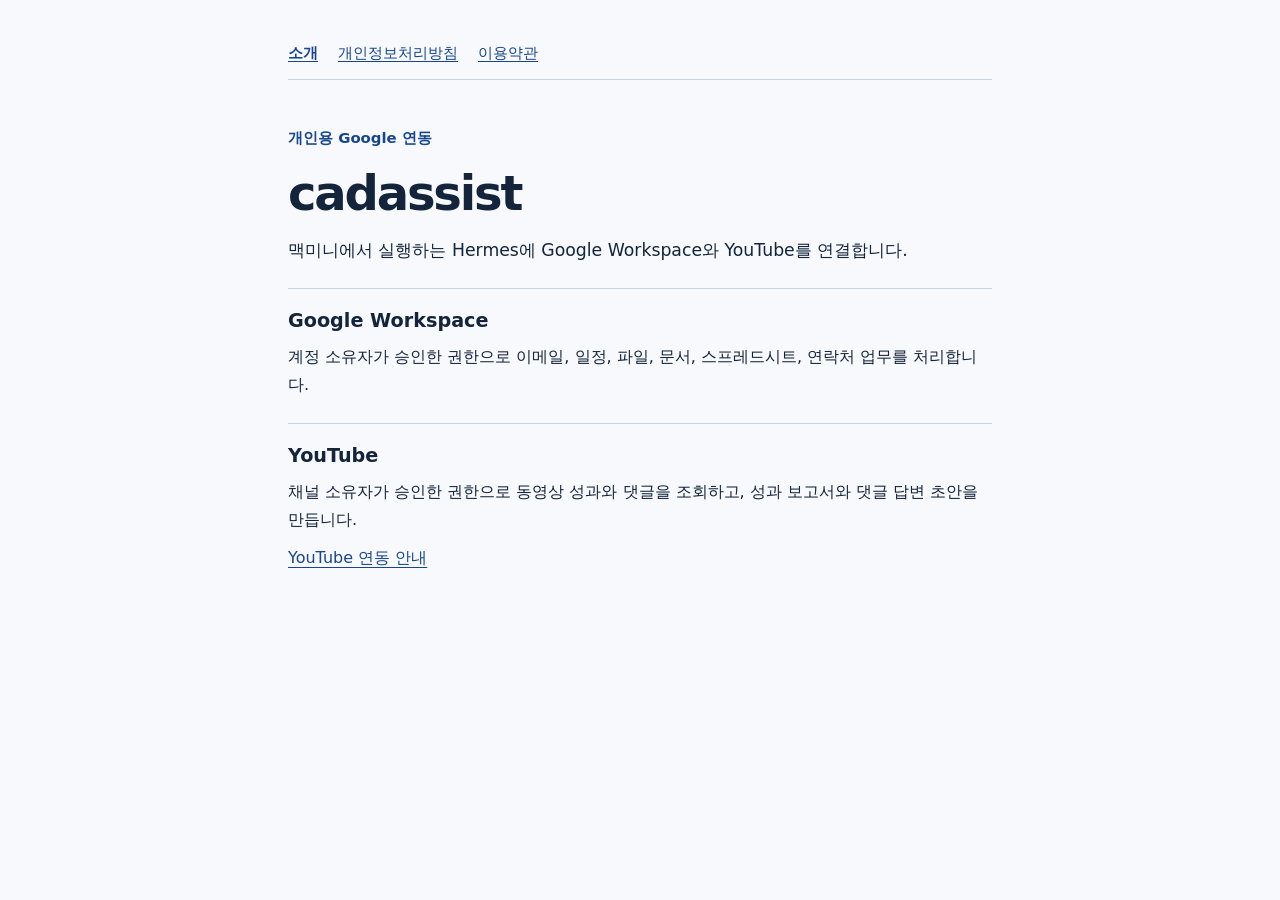
<file: index.html>
<!doctype html>
<html lang="ko">
<head>
  <meta charset="utf-8">
  <meta name="viewport" content="width=device-width, initial-scale=1">
  <title>cadassist</title>
  <link rel="stylesheet" href="style.css">
</head>
<body>
  <nav aria-label="사이트 메뉴">
    <a href="index.html" aria-current="page">소개</a>
    <a href="privacy.html">개인정보처리방침</a>
    <a href="terms.html">이용약관</a>
  </nav>
  <main>
  <header>
    <p class="label">개인용 Google 연동</p>
    <h1>cadassist</h1>
    <p class="lead">맥미니에서 실행하는 Hermes에 Google Workspace와 YouTube를 연결합니다.</p>
  </header>
  <section aria-labelledby="access">
    <h2 id="access">Google Workspace</h2>
    <p>계정 소유자가 승인한 권한으로 이메일, 일정, 파일, 문서, 스프레드시트, 연락처 업무를 처리합니다.</p>
  </section>
  <section aria-labelledby="youtube">
    <h2 id="youtube">YouTube</h2>
    <p>채널 소유자가 승인한 권한으로 동영상 성과와 댓글을 조회하고, 성과 보고서와 댓글 답변 초안을 만듭니다.</p>
    <p><a href="youtube/">YouTube 연동 안내</a></p>
  </section>
  </main>
</body>
</html>
</file>
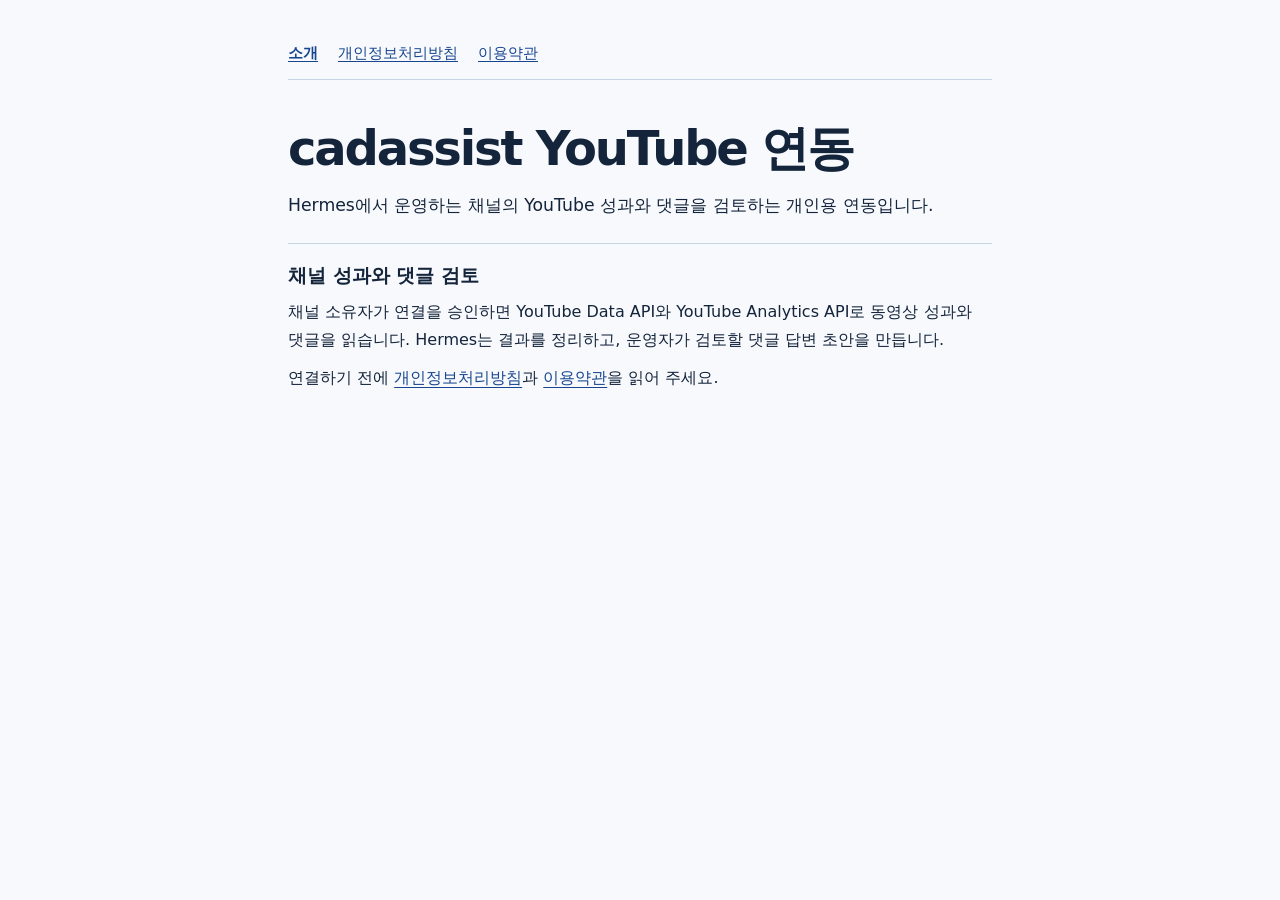
<file: youtube/index.html>
<!doctype html>
<html lang="ko">
<head>
  <meta charset="utf-8">
  <meta name="viewport" content="width=device-width, initial-scale=1">
  <title>YouTube 연동 | cadassist</title>
  <link rel="stylesheet" href="../style.css">
</head>
<body>
  <nav aria-label="YouTube 연동 메뉴">
    <a href="index.html" aria-current="page">소개</a>
    <a href="privacy.html">개인정보처리방침</a>
    <a href="terms.html">이용약관</a>
  </nav>
  <main>
  <header>
    <h1>cadassist YouTube 연동</h1>
    <p class="lead">Hermes에서 운영하는 채널의 YouTube 성과와 댓글을 검토하는 개인용 연동입니다.</p>
  </header>
  <section aria-labelledby="workflow">
    <h2 id="workflow">채널 성과와 댓글 검토</h2>
    <p>채널 소유자가 연결을 승인하면 YouTube Data API와 YouTube Analytics API로 동영상 성과와 댓글을 읽습니다. Hermes는 결과를 정리하고, 운영자가 검토할 댓글 답변 초안을 만듭니다.</p>
    <p>연결하기 전에 <a href="privacy.html">개인정보처리방침</a>과 <a href="terms.html">이용약관</a>을 읽어 주세요.</p>
  </section>
  </main>
</body>
</html>
</file>
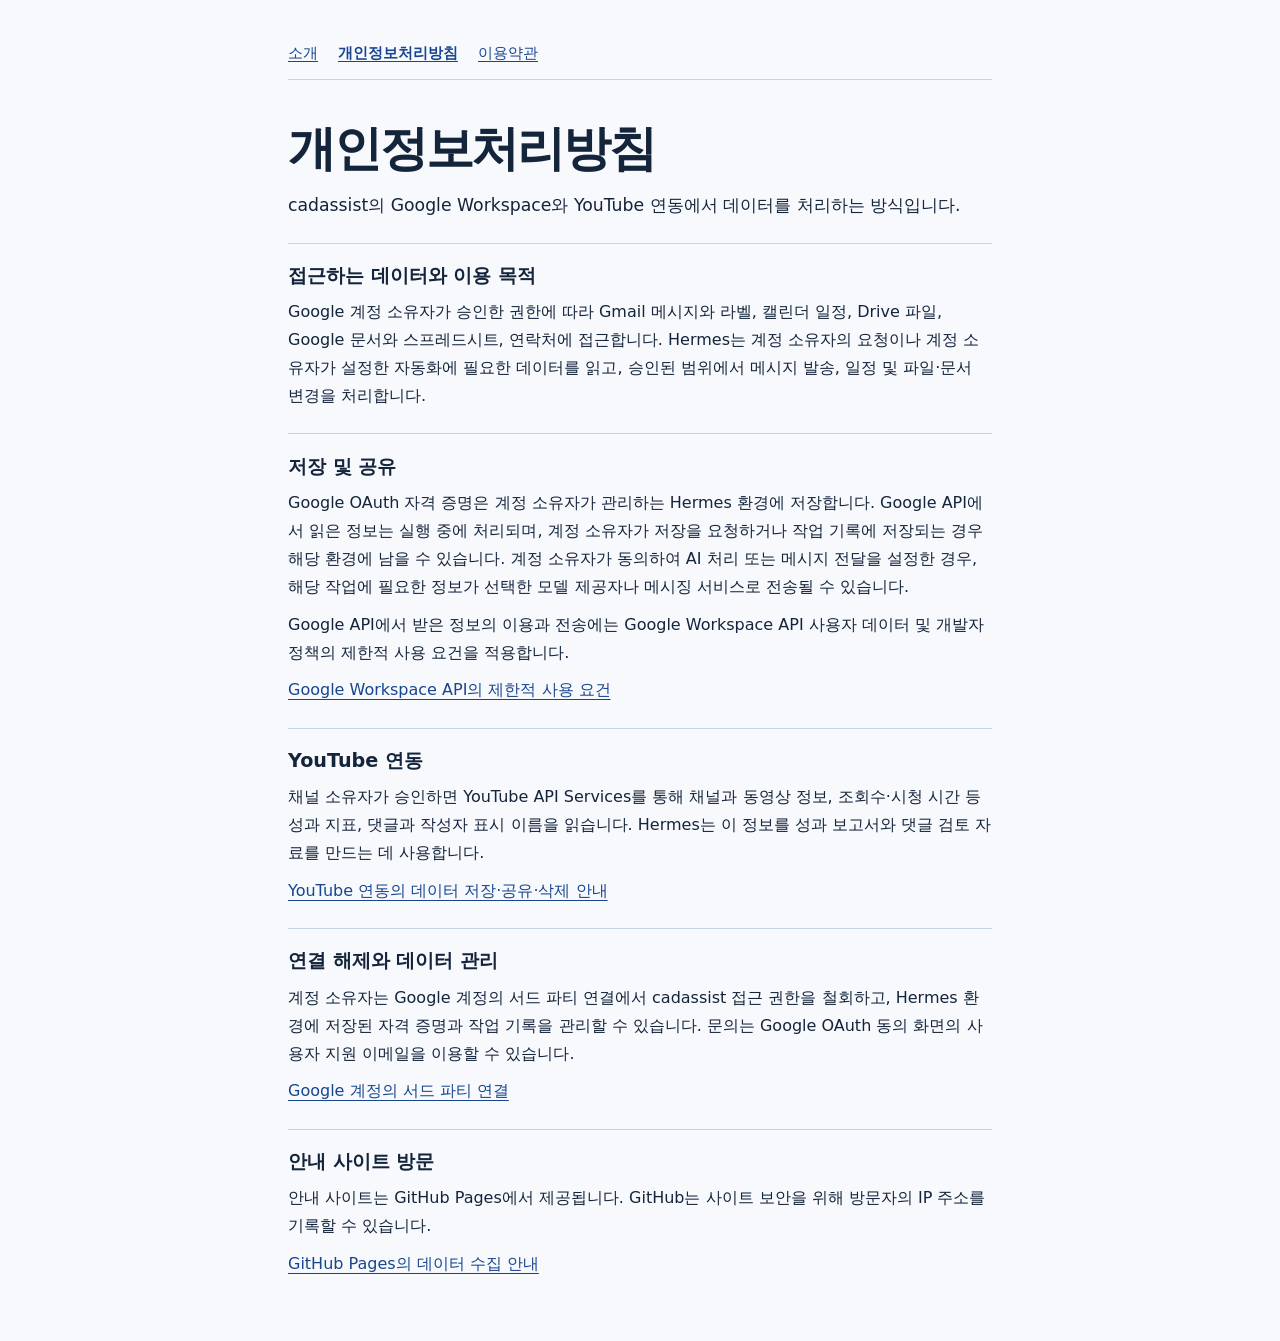
<file: privacy.html>
<!doctype html>
<html lang="ko">
<head>
  <meta charset="utf-8">
  <meta name="viewport" content="width=device-width, initial-scale=1">
  <title>개인정보처리방침 | cadassist</title>
  <link rel="stylesheet" href="style.css">
</head>
<body>
  <nav aria-label="사이트 메뉴">
    <a href="index.html">소개</a>
    <a href="privacy.html" aria-current="page">개인정보처리방침</a>
    <a href="terms.html">이용약관</a>
  </nav>
  <main>
  <header>
    <h1>개인정보처리방침</h1>
    <p class="lead">cadassist의 Google Workspace와 YouTube 연동에서 데이터를 처리하는 방식입니다.</p>
  </header>
  <section aria-labelledby="data">
    <h2 id="data">접근하는 데이터와 이용 목적</h2>
    <p>Google 계정 소유자가 승인한 권한에 따라 Gmail 메시지와 라벨, 캘린더 일정, Drive 파일, Google 문서와 스프레드시트, 연락처에 접근합니다. Hermes는 계정 소유자의 요청이나 계정 소유자가 설정한 자동화에 필요한 데이터를 읽고, 승인된 범위에서 메시지 발송, 일정 및 파일·문서 변경을 처리합니다.</p>
  </section>
  <section aria-labelledby="storage">
    <h2 id="storage">저장 및 공유</h2>
    <p>Google OAuth 자격 증명은 계정 소유자가 관리하는 Hermes 환경에 저장합니다. Google API에서 읽은 정보는 실행 중에 처리되며, 계정 소유자가 저장을 요청하거나 작업 기록에 저장되는 경우 해당 환경에 남을 수 있습니다. 계정 소유자가 동의하여 AI 처리 또는 메시지 전달을 설정한 경우, 해당 작업에 필요한 정보가 선택한 모델 제공자나 메시징 서비스로 전송될 수 있습니다.</p>
    <p>Google API에서 받은 정보의 이용과 전송에는 Google Workspace API 사용자 데이터 및 개발자 정책의 제한적 사용 요건을 적용합니다.</p>
    <p><a href="https://developers.google.com/workspace/workspace-api-user-data-developer-policy#limited-use-of-user-data">Google Workspace API의 제한적 사용 요건</a></p>
  </section>
  <section aria-labelledby="youtube">
    <h2 id="youtube">YouTube 연동</h2>
    <p>채널 소유자가 승인하면 YouTube API Services를 통해 채널과 동영상 정보, 조회수·시청 시간 등 성과 지표, 댓글과 작성자 표시 이름을 읽습니다. Hermes는 이 정보를 성과 보고서와 댓글 검토 자료를 만드는 데 사용합니다.</p>
    <p><a href="youtube/privacy.html">YouTube 연동의 데이터 저장·공유·삭제 안내</a></p>
  </section>
  <section aria-labelledby="control">
    <h2 id="control">연결 해제와 데이터 관리</h2>
    <p>계정 소유자는 Google 계정의 서드 파티 연결에서 cadassist 접근 권한을 철회하고, Hermes 환경에 저장된 자격 증명과 작업 기록을 관리할 수 있습니다. 문의는 Google OAuth 동의 화면의 사용자 지원 이메일을 이용할 수 있습니다.</p>
    <p><a href="https://myaccount.google.com/connections">Google 계정의 서드 파티 연결</a></p>
  </section>
  <section aria-labelledby="hosting">
    <h2 id="hosting">안내 사이트 방문</h2>
    <p>안내 사이트는 GitHub Pages에서 제공됩니다. GitHub는 사이트 보안을 위해 방문자의 IP 주소를 기록할 수 있습니다.</p>
    <p><a href="https://docs.github.com/en/pages/getting-started-with-github-pages/what-is-github-pages#data-collection">GitHub Pages의 데이터 수집 안내</a></p>
  </section>
  </main>
</body>
</html>
</file>
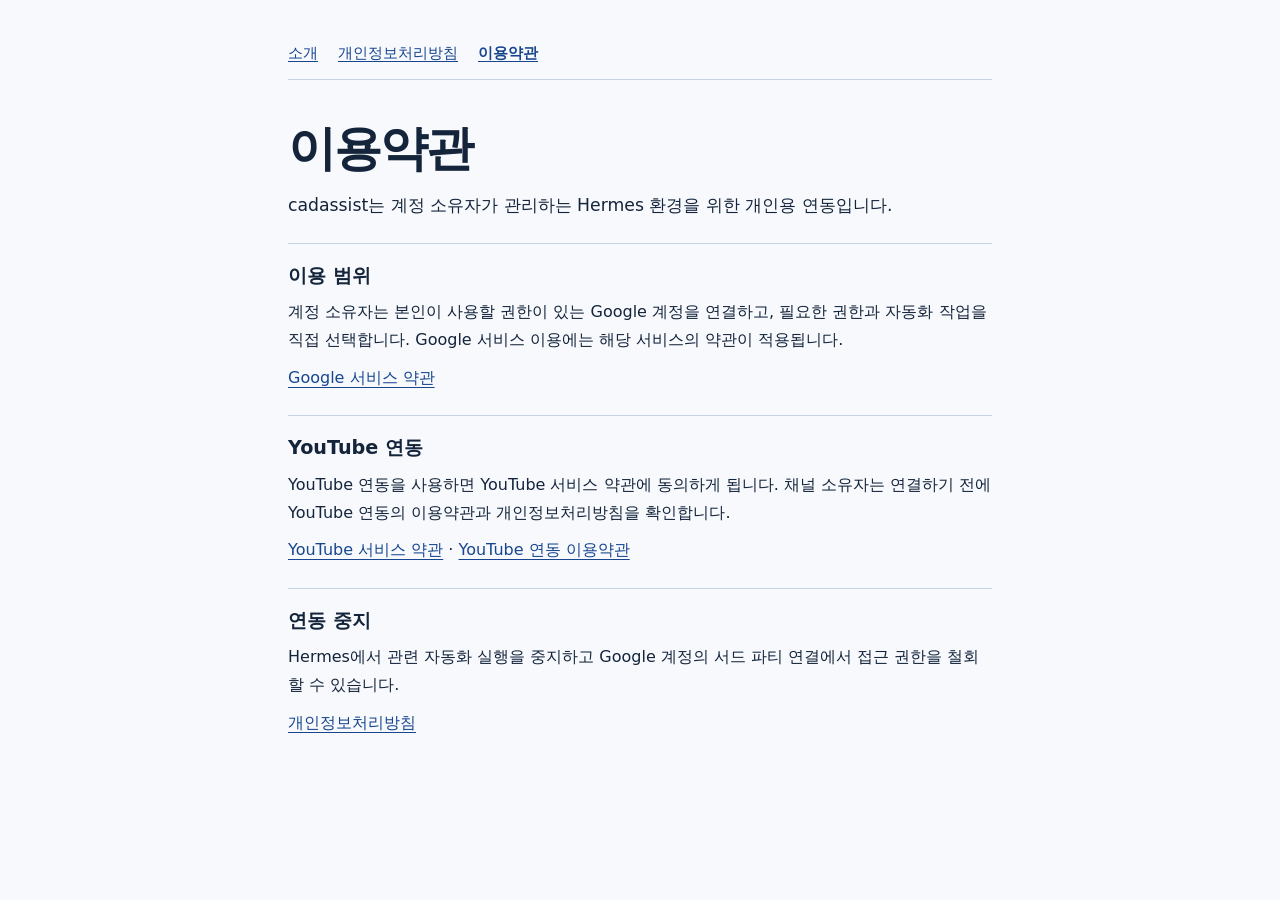
<file: terms.html>
<!doctype html>
<html lang="ko">
<head>
  <meta charset="utf-8">
  <meta name="viewport" content="width=device-width, initial-scale=1">
  <title>이용약관 | cadassist</title>
  <link rel="stylesheet" href="style.css">
</head>
<body>
  <nav aria-label="사이트 메뉴">
    <a href="index.html">소개</a>
    <a href="privacy.html">개인정보처리방침</a>
    <a href="terms.html" aria-current="page">이용약관</a>
  </nav>
  <main>
  <header>
    <h1>이용약관</h1>
    <p class="lead">cadassist는 계정 소유자가 관리하는 Hermes 환경을 위한 개인용 연동입니다.</p>
  </header>
  <section aria-labelledby="use">
    <h2 id="use">이용 범위</h2>
    <p>계정 소유자는 본인이 사용할 권한이 있는 Google 계정을 연결하고, 필요한 권한과 자동화 작업을 직접 선택합니다. Google 서비스 이용에는 해당 서비스의 약관이 적용됩니다.</p>
    <p><a href="https://policies.google.com/terms?hl=ko">Google 서비스 약관</a></p>
  </section>
  <section aria-labelledby="youtube">
    <h2 id="youtube">YouTube 연동</h2>
    <p>YouTube 연동을 사용하면 YouTube 서비스 약관에 동의하게 됩니다. 채널 소유자는 연결하기 전에 YouTube 연동의 이용약관과 개인정보처리방침을 확인합니다.</p>
    <p><a href="https://www.youtube.com/t/terms">YouTube 서비스 약관</a> · <a href="youtube/terms.html">YouTube 연동 이용약관</a></p>
  </section>
  <section aria-labelledby="stop">
    <h2 id="stop">연동 중지</h2>
    <p>Hermes에서 관련 자동화 실행을 중지하고 Google 계정의 서드 파티 연결에서 접근 권한을 철회할 수 있습니다.</p>
    <p><a href="privacy.html">개인정보처리방침</a></p>
  </section>
  </main>
</body>
</html>
</file>
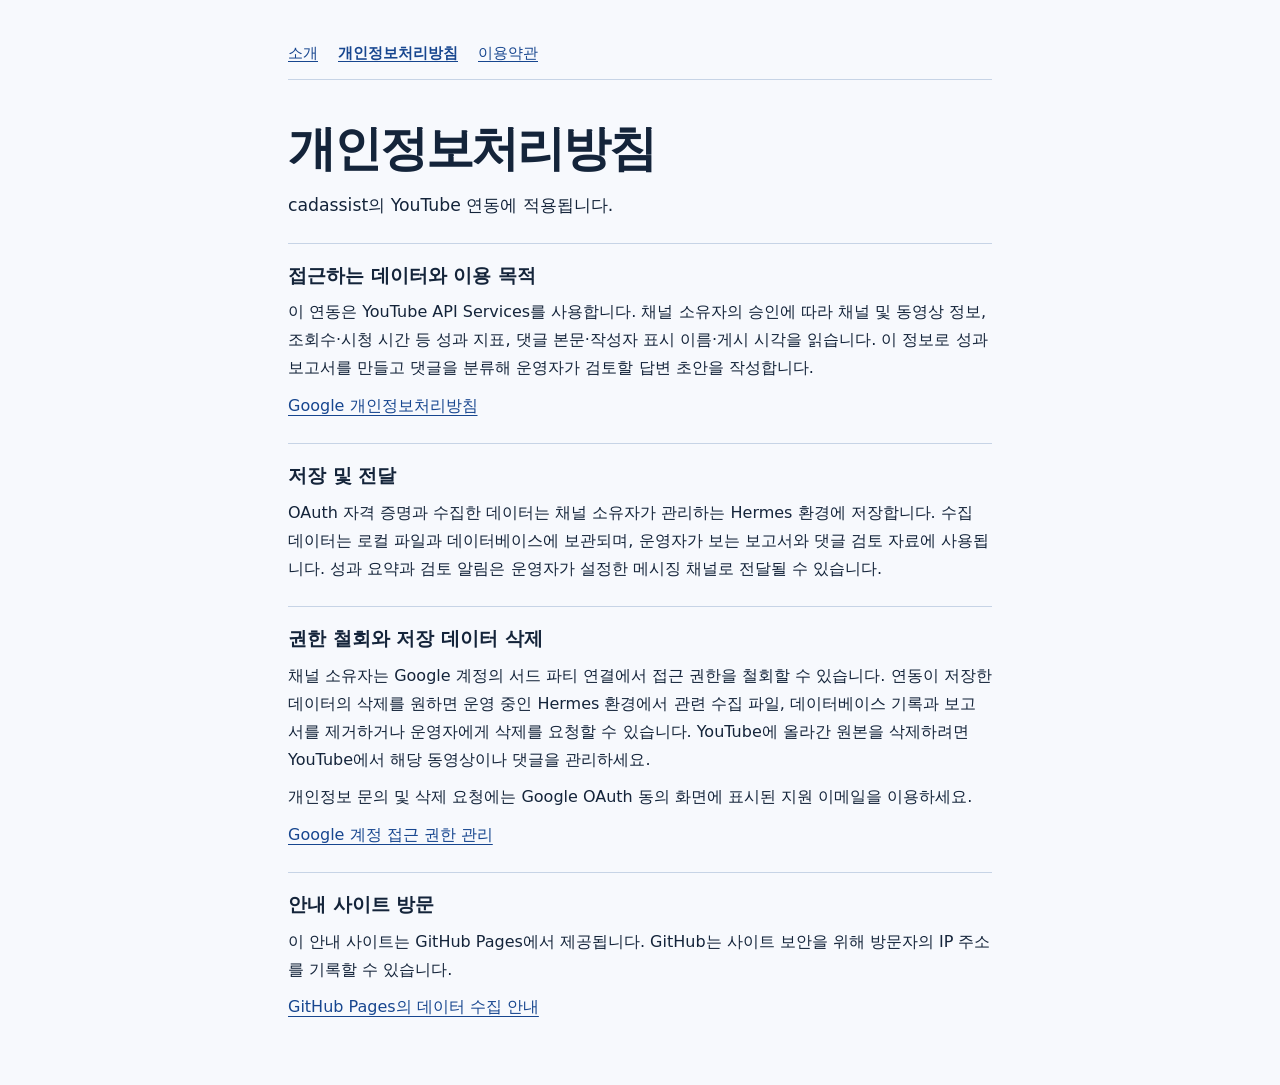
<file: youtube/privacy.html>
<!doctype html>
<html lang="ko">
<head>
  <meta charset="utf-8">
  <meta name="viewport" content="width=device-width, initial-scale=1">
  <title>YouTube 연동 개인정보처리방침</title>
  <link rel="stylesheet" href="../style.css">
</head>
<body>
  <nav aria-label="YouTube 연동 메뉴">
    <a href="index.html">소개</a>
    <a href="privacy.html" aria-current="page">개인정보처리방침</a>
    <a href="terms.html">이용약관</a>
  </nav>
  <main>
  <header>
    <h1>개인정보처리방침</h1>
    <p class="lead">cadassist의 YouTube 연동에 적용됩니다.</p>
  </header>
  <section aria-labelledby="access">
    <h2 id="access">접근하는 데이터와 이용 목적</h2>
    <p>이 연동은 YouTube API Services를 사용합니다. 채널 소유자의 승인에 따라 채널 및 동영상 정보, 조회수·시청 시간 등 성과 지표, 댓글 본문·작성자 표시 이름·게시 시각을 읽습니다. 이 정보로 성과 보고서를 만들고 댓글을 분류해 운영자가 검토할 답변 초안을 작성합니다.</p>
    <p><a href="https://policies.google.com/privacy?hl=ko">Google 개인정보처리방침</a></p>
  </section>
  <section aria-labelledby="storage">
    <h2 id="storage">저장 및 전달</h2>
    <p>OAuth 자격 증명과 수집한 데이터는 채널 소유자가 관리하는 Hermes 환경에 저장합니다. 수집 데이터는 로컬 파일과 데이터베이스에 보관되며, 운영자가 보는 보고서와 댓글 검토 자료에 사용됩니다. 성과 요약과 검토 알림은 운영자가 설정한 메시징 채널로 전달될 수 있습니다.</p>
  </section>
  <section aria-labelledby="control">
    <h2 id="control">권한 철회와 저장 데이터 삭제</h2>
    <p>채널 소유자는 Google 계정의 서드 파티 연결에서 접근 권한을 철회할 수 있습니다. 연동이 저장한 데이터의 삭제를 원하면 운영 중인 Hermes 환경에서 관련 수집 파일, 데이터베이스 기록과 보고서를 제거하거나 운영자에게 삭제를 요청할 수 있습니다. YouTube에 올라간 원본을 삭제하려면 YouTube에서 해당 동영상이나 댓글을 관리하세요.</p>
    <p>개인정보 문의 및 삭제 요청에는 Google OAuth 동의 화면에 표시된 지원 이메일을 이용하세요.</p>
    <p><a href="https://security.google.com/settings/security/permissions">Google 계정 접근 권한 관리</a></p>
  </section>
  <section aria-labelledby="hosting">
    <h2 id="hosting">안내 사이트 방문</h2>
    <p>이 안내 사이트는 GitHub Pages에서 제공됩니다. GitHub는 사이트 보안을 위해 방문자의 IP 주소를 기록할 수 있습니다.</p>
    <p><a href="https://docs.github.com/en/pages/getting-started-with-github-pages/what-is-github-pages#data-collection">GitHub Pages의 데이터 수집 안내</a></p>
  </section>
  </main>
</body>
</html>
</file>
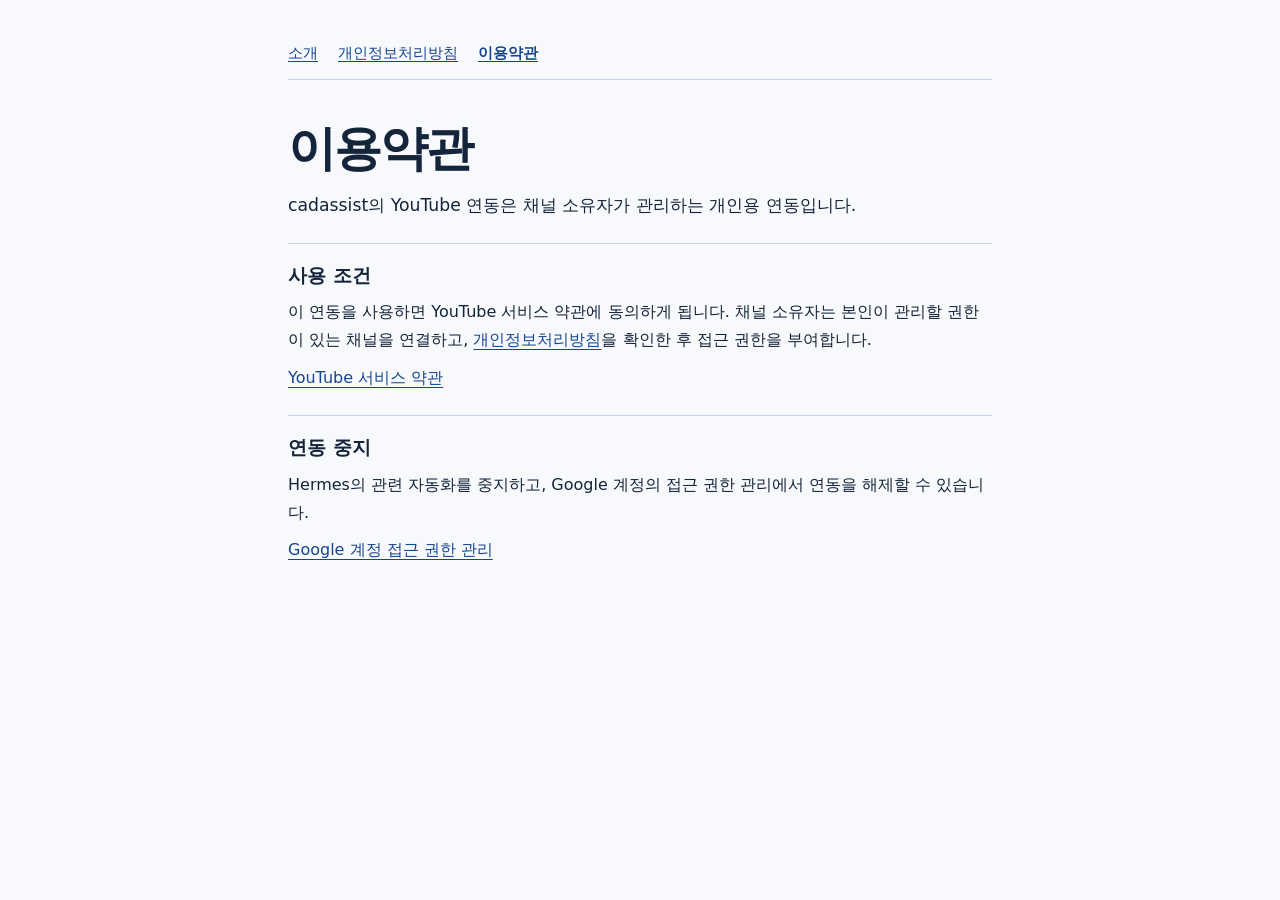
<file: youtube/terms.html>
<!doctype html>
<html lang="ko">
<head>
  <meta charset="utf-8">
  <meta name="viewport" content="width=device-width, initial-scale=1">
  <title>YouTube 연동 이용약관</title>
  <link rel="stylesheet" href="../style.css">
</head>
<body>
  <nav aria-label="YouTube 연동 메뉴">
    <a href="index.html">소개</a>
    <a href="privacy.html">개인정보처리방침</a>
    <a href="terms.html" aria-current="page">이용약관</a>
  </nav>
  <main>
  <header>
    <h1>이용약관</h1>
    <p class="lead">cadassist의 YouTube 연동은 채널 소유자가 관리하는 개인용 연동입니다.</p>
  </header>
  <section aria-labelledby="use">
    <h2 id="use">사용 조건</h2>
    <p>이 연동을 사용하면 YouTube 서비스 약관에 동의하게 됩니다. 채널 소유자는 본인이 관리할 권한이 있는 채널을 연결하고, <a href="privacy.html">개인정보처리방침</a>을 확인한 후 접근 권한을 부여합니다.</p>
    <p><a href="https://www.youtube.com/t/terms">YouTube 서비스 약관</a></p>
  </section>
  <section aria-labelledby="stop">
    <h2 id="stop">연동 중지</h2>
    <p>Hermes의 관련 자동화를 중지하고, Google 계정의 접근 권한 관리에서 연동을 해제할 수 있습니다.</p>
    <p><a href="https://security.google.com/settings/security/permissions">Google 계정 접근 권한 관리</a></p>
  </section>
  </main>
</body>
</html>
</file>
<file: style.css>
:root {
  color-scheme: light;
  font-family: Inter, system-ui, sans-serif;
  color: #14243a;
  background: #f7f9fd;
  line-height: 1.75;
}

body {
  width: min(100% - 2.5rem, 44rem);
  margin: 2.5rem auto;
}

nav {
  display: flex;
  flex-wrap: wrap;
  gap: 0.5rem 1.25rem;
  padding-bottom: 0.8rem;
  border-bottom: 1px solid #c7d4e6;
  font-size: 0.92rem;
}

a {
  color: #17468f;
  text-underline-offset: 0.22em;
}

nav a[aria-current="page"] {
  font-weight: 700;
}

header {
  padding: 2.25rem 0 0.8rem;
}

h1, h2 {
  margin: 0;
  line-height: 1.35;
  word-break: keep-all;
}

h1 {
  font-size: clamp(2rem, 6vw, 3rem);
  letter-spacing: -0.045em;
}

h2 {
  font-size: 1.2rem;
}

p {
  margin: 0.6rem 0;
  overflow-wrap: break-word;
}

.label {
  color: #17468f;
  font-size: 0.93rem;
  font-weight: 650;
}

.lead {
  font-size: 1.08rem;
}

section {
  border-top: 1px solid #c7d4e6;
  padding: 1.2rem 0 0.85rem;
}
</file>
